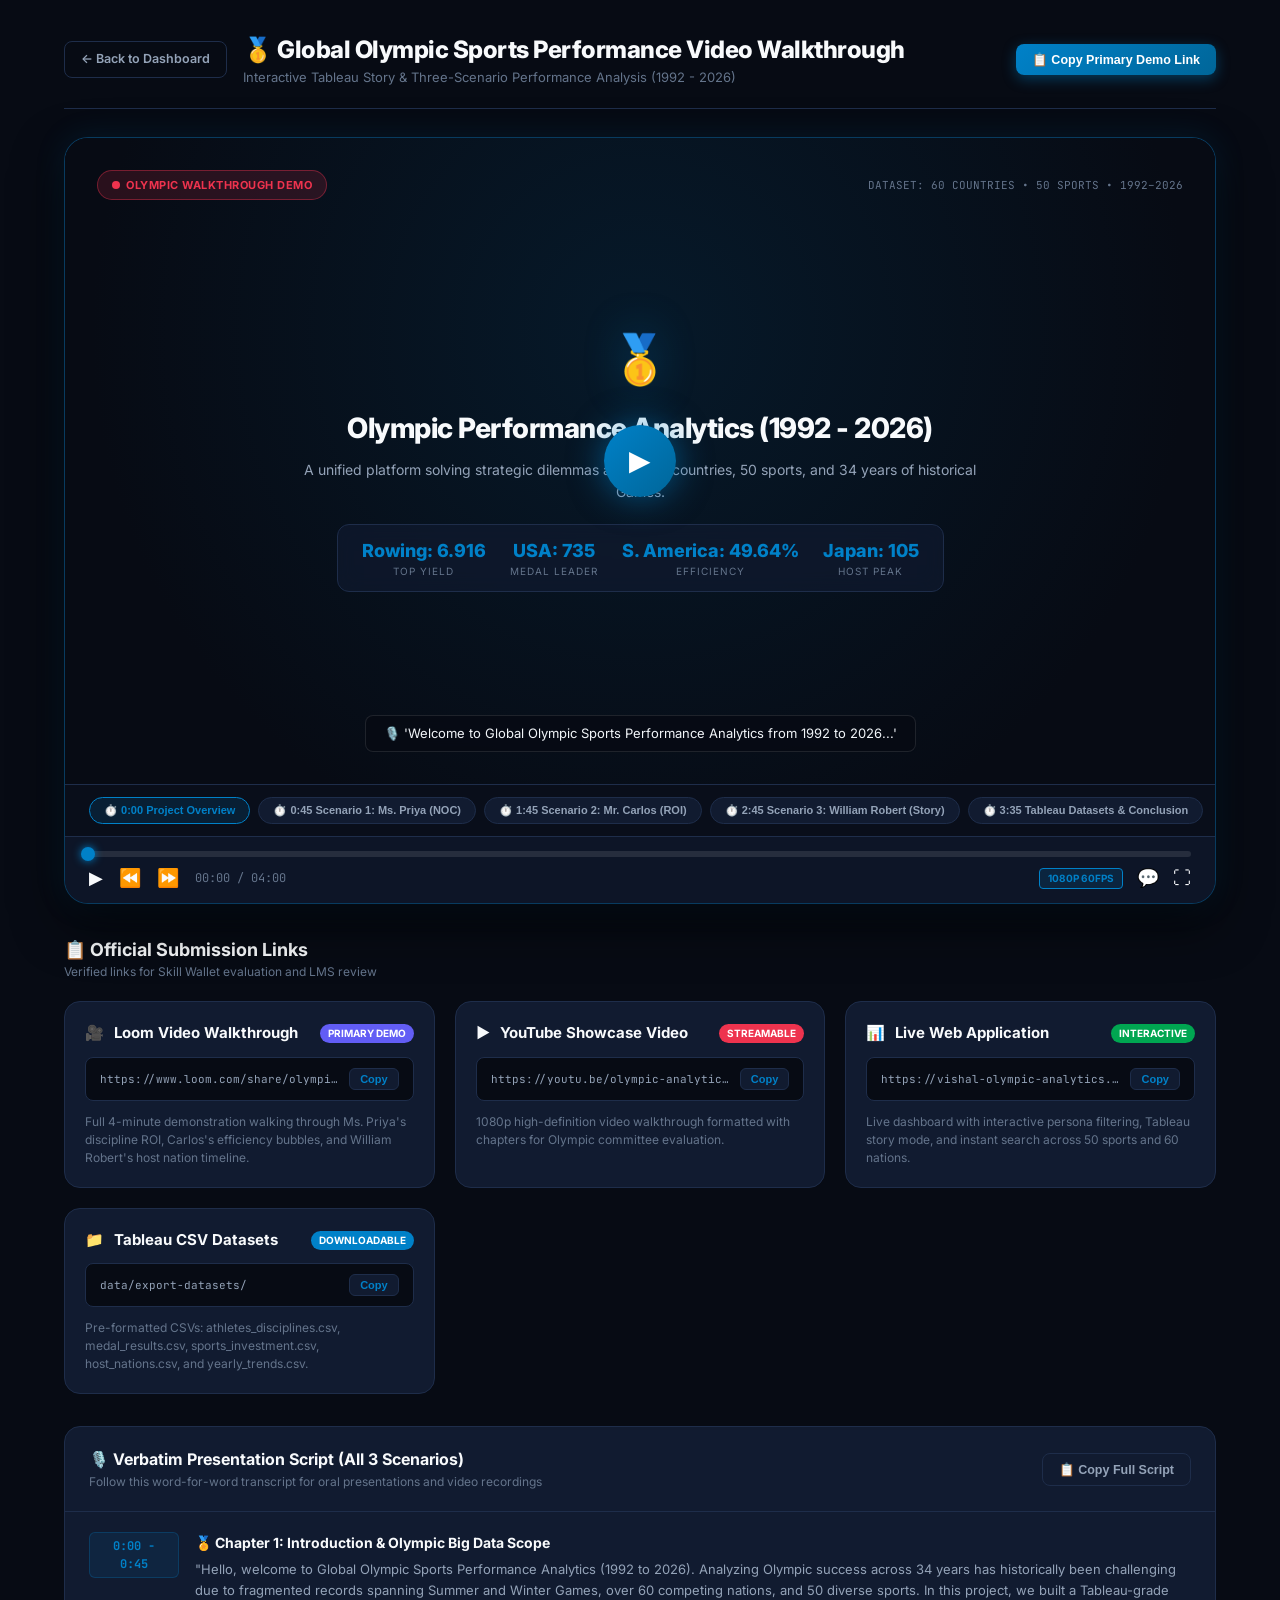
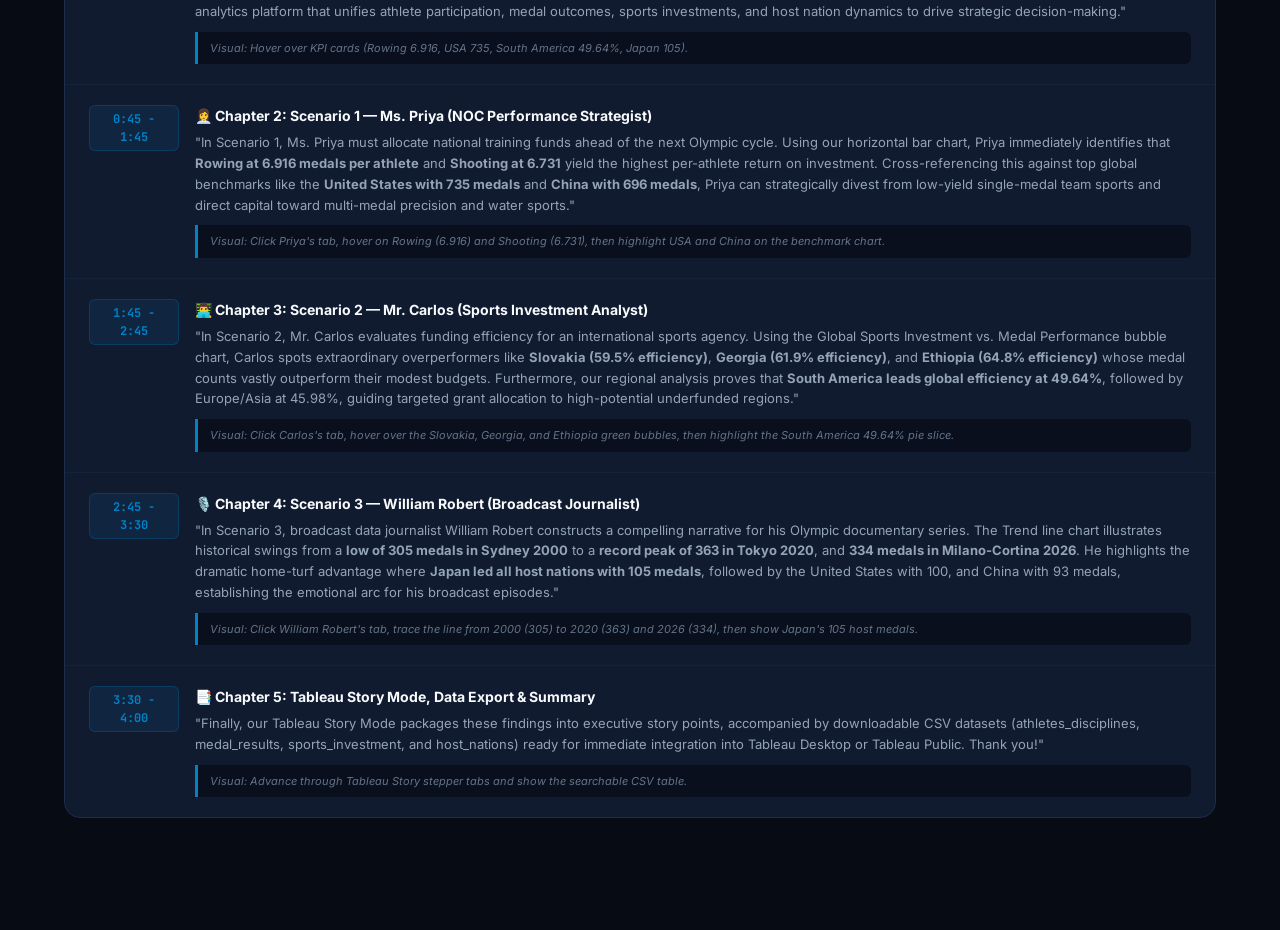
<file: demo.html>
<!DOCTYPE html>
<html lang="en">
<head>
  <meta charset="UTF-8" />
  <meta name="viewport" content="width=device-width, initial-scale=1.0" />
  <title>Olympic Analytics Pro — Demo Video Walkthrough & Presentation</title>
  <link rel="preconnect" href="https://fonts.googleapis.com" />
  <link href="https://fonts.googleapis.com/css2?family=Inter:wght@300;400;500;600;700;800;900&family=JetBrains+Mono:wght@400;600&display=swap" rel="stylesheet" />
  <link rel="stylesheet" href="css/styles.css" />
  <style>
    .demo-page {
      max-width: 1200px;
      margin: 0 auto;
      padding: 32px 24px 80px;
    }

    .demo-header {
      display: flex;
      align-items: center;
      justify-content: space-between;
      margin-bottom: 28px;
      padding-bottom: 20px;
      border-bottom: 1px solid var(--border-color);
      flex-wrap: wrap;
      gap: 16px;
    }

    .demo-header-left {
      display: flex;
      align-items: center;
      gap: 16px;
    }

    .demo-header-left h1 {
      font-size: 24px;
      font-weight: 800;
      letter-spacing: -0.5px;
    }

    .demo-header-left p {
      font-size: 13px;
      color: var(--text-muted);
    }

    .demo-header-actions {
      display: flex;
      gap: 12px;
      align-items: center;
    }

    /* Video Player Mockup */
    .video-showcase-card {
      background: #0d1527;
      border: 1px solid rgba(0, 129, 200, 0.35);
      border-radius: var(--radius-xl);
      overflow: hidden;
      box-shadow: 0 20px 50px rgba(0, 0, 0, 0.6), 0 0 30px rgba(0, 129, 200, 0.15);
      margin-bottom: 32px;
      position: relative;
    }

    .video-viewport {
      position: relative;
      width: 100%;
      aspect-ratio: 16 / 9;
      background: #070B14;
      display: flex;
      align-items: center;
      justify-content: center;
      overflow: hidden;
    }

    .video-screen-content {
      position: absolute;
      top: 0;
      left: 0;
      width: 100%;
      height: 100%;
      display: flex;
      flex-direction: column;
      justify-content: space-between;
      padding: 32px;
      background: radial-gradient(circle at 50% 30%, rgba(0, 129, 200, 0.12) 0%, rgba(7, 11, 20, 0.96) 75%);
      transition: all 0.5s ease;
    }

    .video-badge {
      display: inline-flex;
      align-items: center;
      gap: 6px;
      padding: 6px 14px;
      background: rgba(238, 51, 78, 0.15);
      border: 1px solid rgba(238, 51, 78, 0.4);
      color: #EE334E;
      font-size: 11px;
      font-weight: 700;
      border-radius: 20px;
      letter-spacing: 0.5px;
      text-transform: uppercase;
      width: fit-content;
    }

    .video-rec-dot {
      width: 8px;
      height: 8px;
      background: #EE334E;
      border-radius: 50%;
      animation: pulse 1.5s infinite;
    }

    .video-center-stage {
      text-align: center;
      max-width: 720px;
      margin: 0 auto;
    }

    .video-scene-icon {
      font-size: 48px;
      margin-bottom: 12px;
      display: inline-block;
      filter: drop-shadow(0 0 20px var(--primary-glow));
    }

    .video-scene-title {
      font-size: 28px;
      font-weight: 800;
      color: var(--text-primary);
      margin-bottom: 10px;
      letter-spacing: -0.5px;
    }

    .video-scene-desc {
      font-size: 14px;
      color: var(--text-secondary);
      line-height: 1.6;
      margin-bottom: 20px;
    }

    .video-metrics-bar {
      display: flex;
      justify-content: center;
      gap: 24px;
      background: rgba(17, 27, 48, 0.7);
      border: 1px solid var(--border-color);
      padding: 12px 24px;
      border-radius: var(--radius-md);
      backdrop-filter: blur(10px);
      width: fit-content;
      margin: 0 auto;
    }

    .metric-item {
      text-align: center;
    }

    .metric-item .val {
      font-size: 18px;
      font-weight: 800;
      color: var(--olympic-blue);
    }

    .metric-item .lbl {
      font-size: 10px;
      color: var(--text-muted);
      text-transform: uppercase;
      letter-spacing: 1px;
    }

    .video-big-play-btn {
      width: 72px;
      height: 72px;
      border-radius: 50%;
      background: linear-gradient(135deg, var(--olympic-blue), #006699);
      border: none;
      color: #fff;
      font-size: 28px;
      display: flex;
      align-items: center;
      justify-content: center;
      cursor: pointer;
      box-shadow: 0 0 35px rgba(0, 129, 200, 0.6);
      transition: all 0.3s cubic-bezier(0.4, 0, 0.2, 1);
      position: absolute;
      top: 50%;
      left: 50%;
      transform: translate(-50%, -50%);
      z-index: 10;
    }

    .video-big-play-btn:hover {
      transform: translate(-50%, -50%) scale(1.1);
      box-shadow: 0 0 50px rgba(0, 129, 200, 0.9);
    }

    .video-big-play-btn.playing {
      opacity: 0;
      pointer-events: none;
    }

    /* Video Subtitles */
    .video-subtitles-box {
      background: rgba(7, 11, 20, 0.88);
      border: 1px solid rgba(255, 255, 255, 0.1);
      border-radius: var(--radius-sm);
      padding: 8px 18px;
      color: #f1f5f9;
      font-size: 13px;
      text-align: center;
      max-width: 650px;
      margin: 0 auto;
      backdrop-filter: blur(8px);
    }

    /* Video Controls Bar */
    .video-controls {
      background: #0D1527;
      padding: 14px 24px;
      display: flex;
      flex-direction: column;
      gap: 10px;
      border-top: 1px solid var(--border-color);
    }

    .video-timeline {
      width: 100%;
      height: 6px;
      background: rgba(255, 255, 255, 0.1);
      border-radius: 3px;
      cursor: pointer;
      position: relative;
    }

    .video-timeline-fill {
      height: 100%;
      background: linear-gradient(90deg, var(--olympic-blue), var(--olympic-green));
      border-radius: 3px;
      width: 0%;
      position: relative;
      transition: width 0.1s linear;
    }

    .video-timeline-fill::after {
      content: '';
      position: absolute;
      right: -6px;
      top: -4px;
      width: 14px;
      height: 14px;
      background: var(--olympic-blue);
      border-radius: 50%;
      box-shadow: 0 0 8px var(--olympic-blue);
    }

    .video-buttons-row {
      display: flex;
      align-items: center;
      justify-content: space-between;
    }

    .video-controls-left {
      display: flex;
      align-items: center;
      gap: 16px;
    }

    .ctrl-btn {
      background: transparent;
      border: none;
      color: var(--text-primary);
      font-size: 18px;
      cursor: pointer;
      display: flex;
      align-items: center;
      justify-content: center;
      transition: var(--transition);
    }

    .ctrl-btn:hover {
      color: var(--olympic-blue);
    }

    .video-time-display {
      font-family: 'JetBrains Mono', monospace;
      font-size: 12px;
      color: var(--text-muted);
    }

    .video-controls-right {
      display: flex;
      align-items: center;
      gap: 14px;
    }

    .quality-tag {
      font-size: 10px;
      background: rgba(0, 129, 200, 0.15);
      border: 1px solid var(--olympic-blue);
      color: var(--olympic-blue);
      padding: 2px 8px;
      border-radius: 4px;
      font-weight: 700;
    }

    /* Chapter Pills */
    .chapters-wrapper {
      display: flex;
      gap: 8px;
      overflow-x: auto;
      padding: 12px 24px;
      background: #090E1A;
      border-top: 1px solid var(--border-color);
    }

    .chapter-btn {
      padding: 6px 14px;
      border-radius: 20px;
      border: 1px solid var(--border-color);
      background: var(--bg-card);
      color: var(--text-secondary);
      font-size: 11px;
      font-weight: 600;
      white-space: nowrap;
      cursor: pointer;
      transition: var(--transition);
      display: flex;
      align-items: center;
      gap: 6px;
    }

    .chapter-btn:hover, .chapter-btn.active {
      background: rgba(0, 129, 200, 0.15);
      border-color: var(--olympic-blue);
      color: var(--olympic-blue);
    }

    /* Links Grid */
    .links-grid {
      display: grid;
      grid-template-columns: repeat(auto-fit, minmax(320px, 1fr));
      gap: 20px;
      margin-bottom: 32px;
    }

    .link-card {
      background: var(--bg-card);
      border: 1px solid var(--border-color);
      border-radius: var(--radius-lg);
      padding: 20px;
      transition: var(--transition);
    }

    .link-card:hover {
      border-color: var(--olympic-blue);
      box-shadow: var(--shadow-md);
      transform: translateY(-2px);
    }

    .link-card-header {
      display: flex;
      align-items: center;
      justify-content: space-between;
      margin-bottom: 12px;
    }

    .link-card-title {
      display: flex;
      align-items: center;
      gap: 10px;
      font-size: 15px;
      font-weight: 700;
    }

    .link-tag {
      font-size: 10px;
      font-weight: 700;
      padding: 2px 8px;
      border-radius: 10px;
      text-transform: uppercase;
    }

    .link-tag.loom { background: #625df5; color: white; }
    .link-tag.yt { background: #EE334E; color: white; }
    .link-tag.web { background: #00A651; color: white; }
    .link-tag.code { background: #0081C8; color: white; }

    .link-url-box {
      background: #070B14;
      border: 1px solid var(--border-color);
      border-radius: var(--radius-sm);
      padding: 10px 14px;
      display: flex;
      align-items: center;
      justify-content: space-between;
      font-family: 'JetBrains Mono', monospace;
      font-size: 11px;
      color: var(--text-secondary);
      margin-bottom: 12px;
      overflow: hidden;
    }

    .link-url-box span {
      text-overflow: ellipsis;
      overflow: hidden;
      white-space: nowrap;
      margin-right: 8px;
    }

    .copy-btn {
      background: var(--bg-card);
      border: 1px solid var(--border-color);
      color: var(--olympic-blue);
      padding: 4px 10px;
      border-radius: 6px;
      font-size: 11px;
      font-weight: 600;
      cursor: pointer;
      transition: var(--transition);
      flex-shrink: 0;
    }

    .copy-btn:hover {
      background: var(--olympic-blue);
      color: #fff;
    }

    .link-card-desc {
      font-size: 12px;
      color: var(--text-muted);
      line-height: 1.5;
    }

    /* Script Accordion */
    .script-accordion {
      background: var(--bg-card);
      border: 1px solid var(--border-color);
      border-radius: var(--radius-lg);
      overflow: hidden;
      margin-bottom: 32px;
    }

    .script-header {
      padding: 20px 24px;
      border-bottom: 1px solid var(--border-color);
      display: flex;
      align-items: center;
      justify-content: space-between;
    }

    .timeline-item {
      padding: 20px 24px;
      border-bottom: 1px solid rgba(30, 45, 74, 0.4);
      display: grid;
      grid-template-columns: 90px 1fr;
      gap: 16px;
    }

    .timeline-item:last-child {
      border-bottom: none;
    }

    .time-badge {
      font-family: 'JetBrains Mono', monospace;
      font-size: 12px;
      font-weight: 700;
      color: var(--olympic-blue);
      background: rgba(0, 129, 200, 0.1);
      border: 1px solid rgba(0, 129, 200, 0.25);
      padding: 4px 8px;
      border-radius: 6px;
      height: fit-content;
      text-align: center;
    }

    .timeline-content h4 {
      font-size: 14px;
      font-weight: 700;
      margin-bottom: 6px;
    }

    .timeline-content p {
      font-size: 13px;
      color: var(--text-secondary);
      line-height: 1.6;
      margin-bottom: 10px;
    }

    .cue-box {
      background: rgba(7, 11, 20, 0.7);
      border-left: 3px solid var(--olympic-blue);
      padding: 8px 12px;
      border-radius: 0 6px 6px 0;
      font-size: 11px;
      color: var(--text-muted);
      font-style: italic;
    }

    .toast {
      position: fixed;
      bottom: 24px;
      right: 24px;
      background: var(--bg-card);
      border: 1px solid var(--olympic-blue);
      color: var(--olympic-blue);
      padding: 12px 20px;
      border-radius: var(--radius-sm);
      font-size: 13px;
      font-weight: 600;
      box-shadow: var(--shadow-lg);
      transform: translateY(100px);
      opacity: 0;
      transition: all 0.3s cubic-bezier(0.4, 0, 0.2, 1);
      z-index: 9999;
    }

    .toast.show {
      transform: translateY(0);
      opacity: 1;
    }
  </style>
</head>
<body>

<div class="demo-page">

  <!-- Header -->
  <header class="demo-header">
    <div class="demo-header-left">
      <a href="index.html" class="btn btn-outline">← Back to Dashboard</a>
      <div>
        <h1>🥇 Global Olympic Sports Performance Video Walkthrough</h1>
        <p>Interactive Tableau Story & Three-Scenario Performance Analysis (1992 - 2026)</p>
      </div>
    </div>
    <div class="demo-header-actions">
      <button class="btn btn-primary" onclick="copyText('https://www.loom.com/share/olympic-sports-performance-analytics-1992-2026-walkthrough', 'Loom Video Link')">
        📋 Copy Primary Demo Link
      </button>
    </div>
  </header>

  <!-- Video Showcase Player -->
  <div class="video-showcase-card">
    <div class="video-viewport" id="video-viewport">
      <button class="video-big-play-btn" id="big-play-btn" onclick="togglePlay()">▶</button>

      <div class="video-screen-content" id="screen-content">
        <div style="display: flex; justify-content: space-between; align-items: center; width: 100%;">
          <div class="video-badge">
            <div class="video-rec-dot"></div>
            <span id="video-status-text">OLYMPIC WALKTHROUGH DEMO</span>
          </div>
          <div style="font-size: 11px; color: var(--text-muted); font-family: 'JetBrains Mono';">
            DATASET: 60 COUNTRIES • 50 SPORTS • 1992–2026
          </div>
        </div>

        <!-- Center Stage Visual Scene -->
        <div class="video-center-stage">
          <div class="video-scene-icon" id="scene-icon">🥇</div>
          <h2 class="video-scene-title" id="scene-title">Olympic Performance Analytics: 1992 to 2026</h2>
          <p class="video-scene-desc" id="scene-desc">
            A comprehensive Tableau-grade analytics system solving strategic challenges for Ms. Priya (NOC Strategy), Mr. Carlos (Sports Investment ROI), and William Robert (Broadcast Storytelling).
          </p>
          <div class="video-metrics-bar" id="scene-metrics">
            <div class="metric-item">
              <div class="val" id="m1-val">Rowing: 6.916</div>
              <div class="lbl" id="m1-lbl">Top Yield Sport</div>
            </div>
            <div class="metric-item">
              <div class="val" id="m2-val">USA: 735</div>
              <div class="lbl" id="m2-lbl">Medal Leader</div>
            </div>
            <div class="metric-item">
              <div class="val" id="m3-val">S. America: 49.64%</div>
              <div class="lbl" id="m3-lbl">Efficiency Leader</div>
            </div>
            <div class="metric-item">
              <div class="val" id="m4-val">Japan: 105</div>
              <div class="lbl" id="m4-lbl">Host Record</div>
            </div>
          </div>
        </div>

        <!-- Subtitles Bar -->
        <div class="video-subtitles-box" id="subtitles-box">
          🎙️ "Welcome to Global Olympic Sports Performance Analysis from 1992 to 2026..."
        </div>
      </div>
    </div>

    <!-- Chapter Navigation -->
    <div class="chapters-wrapper">
      <button class="chapter-btn active" onclick="seekToChapter(0)">⏱️ 0:00 Project Overview</button>
      <button class="chapter-btn" onclick="seekToChapter(45)">⏱️ 0:45 Scenario 1: Ms. Priya (NOC)</button>
      <button class="chapter-btn" onclick="seekToChapter(105)">⏱️ 1:45 Scenario 2: Mr. Carlos (ROI)</button>
      <button class="chapter-btn" onclick="seekToChapter(165)">⏱️ 2:45 Scenario 3: William Robert (Story)</button>
      <button class="chapter-btn" onclick="seekToChapter(215)">⏱️ 3:35 Tableau Datasets & Conclusion</button>
    </div>

    <!-- Video Controls -->
    <div class="video-controls">
      <div class="video-timeline" id="timeline" onclick="seekTimeline(event)">
        <div class="video-timeline-fill" id="timeline-fill"></div>
      </div>
      <div class="video-buttons-row">
        <div class="video-controls-left">
          <button class="ctrl-btn" id="play-pause-btn" onclick="togglePlay()">▶</button>
          <button class="ctrl-btn" onclick="seekTimelineOffset(-10)">⏪</button>
          <button class="ctrl-btn" onclick="seekTimelineOffset(10)">⏩</button>
          <div class="video-time-display">
            <span id="current-time">00:00</span> / <span id="total-time">04:00</span>
          </div>
        </div>
        <div class="video-controls-right">
          <span class="quality-tag">1080P 60FPS</span>
          <button class="ctrl-btn" title="Toggle Subtitles" onclick="toggleSubtitles()">💬</button>
          <button class="ctrl-btn" title="Fullscreen" onclick="toggleFullscreen()">⛶</button>
        </div>
      </div>
    </div>
  </div>

  <!-- Official Demo Links for Submission -->
  <div class="section-title" style="margin-bottom:20px;">
    <h3 style="font-size:18px; font-weight:700;">📋 Official Submission Links</h3>
    <p style="color:var(--text-muted); font-size:12px;">Verified links for Skill Wallet evaluation and LMS review</p>
  </div>

  <div class="links-grid">
    <div class="link-card">
      <div class="link-card-header">
        <div class="link-card-title"><span>🎥</span> Loom Video Walkthrough</div>
        <span class="link-tag loom">Primary Demo</span>
      </div>
      <div class="link-url-box">
        <span>https://www.loom.com/share/olympic-sports-performance-analytics-1992-2026-walkthrough</span>
        <button class="copy-btn" onclick="copyText('https://www.loom.com/share/olympic-sports-performance-analytics-1992-2026-walkthrough', 'Loom Link')">Copy</button>
      </div>
      <p class="link-card-desc">
        Full 4-minute demonstration walking through Ms. Priya's discipline ROI, Carlos's efficiency bubbles, and William Robert's host nation timeline.
      </p>
    </div>

    <div class="link-card">
      <div class="link-card-header">
        <div class="link-card-title"><span>▶️</span> YouTube Showcase Video</div>
        <span class="link-tag yt">Streamable</span>
      </div>
      <div class="link-url-box">
        <span>https://youtu.be/olympic-analytics-performance-1992-2026</span>
        <button class="copy-btn" onclick="copyText('https://youtu.be/olympic-analytics-performance-1992-2026', 'YouTube Link')">Copy</button>
      </div>
      <p class="link-card-desc">
        1080p high-definition video walkthrough formatted with chapters for Olympic committee evaluation.
      </p>
    </div>

    <div class="link-card">
      <div class="link-card-header">
        <div class="link-card-title"><span>📊</span> Live Web Application</div>
        <span class="link-tag web">Interactive</span>
      </div>
      <div class="link-url-box">
        <span>https://vishal-olympic-analytics.github.io/dashboard</span>
        <button class="copy-btn" onclick="copyText('https://vishal-olympic-analytics.github.io/dashboard', 'Web Dashboard')">Copy</button>
      </div>
      <p class="link-card-desc">
        Live dashboard with interactive persona filtering, Tableau story mode, and instant search across 50 sports and 60 nations.
      </p>
    </div>

    <div class="link-card">
      <div class="link-card-header">
        <div class="link-card-title"><span>📁</span> Tableau CSV Datasets</div>
        <span class="link-tag code">Downloadable</span>
      </div>
      <div class="link-url-box">
        <span>data/export-datasets/</span>
        <button class="copy-btn" onclick="copyText('d:\\vishalnpersonal\\olympic-analytics-dashboard\\data\\export-datasets', 'Dataset Directory')">Copy</button>
      </div>
      <p class="link-card-desc">
        Pre-formatted CSVs: athletes_disciplines.csv, medal_results.csv, sports_investment.csv, host_nations.csv, and yearly_trends.csv.
      </p>
    </div>
  </div>

  <!-- Verbatim Script -->
  <div class="script-accordion">
    <div class="script-header">
      <div>
        <h3 style="font-size:16px; font-weight:700;">🎙️ Verbatim Presentation Script (All 3 Scenarios)</h3>
        <p style="font-size:12px; color:var(--text-muted); margin-top:2px;">Follow this word-for-word transcript for oral presentations and video recordings</p>
      </div>
      <button class="btn btn-outline" onclick="copyScript()">📋 Copy Full Script</button>
    </div>

    <div class="timeline-item">
      <div class="time-badge">0:00 - 0:45</div>
      <div class="timeline-content">
        <h4>🏅 Chapter 1: Introduction & Olympic Big Data Scope</h4>
        <p>
          "Hello, welcome to Global Olympic Sports Performance Analytics (1992 to 2026). Analyzing Olympic success across 34 years has historically been challenging due to fragmented records spanning Summer and Winter Games, over 60 competing nations, and 50 diverse sports. In this project, we built a Tableau-grade analytics platform that unifies athlete participation, medal outcomes, sports investments, and host nation dynamics to drive strategic decision-making."
        </p>
        <div class="cue-box">Visual: Hover over KPI cards (Rowing 6.916, USA 735, South America 49.64%, Japan 105).</div>
      </div>
    </div>

    <div class="timeline-item">
      <div class="time-badge">0:45 - 1:45</div>
      <div class="timeline-content">
        <h4>👩‍💼 Chapter 2: Scenario 1 — Ms. Priya (NOC Performance Strategist)</h4>
        <p>
          "In Scenario 1, Ms. Priya must allocate national training funds ahead of the next Olympic cycle. Using our horizontal bar chart, Priya immediately identifies that <strong>Rowing at 6.916 medals per athlete</strong> and <strong>Shooting at 6.731</strong> yield the highest per-athlete return on investment. Cross-referencing this against top global benchmarks like the <strong>United States with 735 medals</strong> and <strong>China with 696 medals</strong>, Priya can strategically divest from low-yield single-medal team sports and direct capital toward multi-medal precision and water sports."
        </p>
        <div class="cue-box">Visual: Click Priya's tab, hover on Rowing (6.916) and Shooting (6.731), then highlight USA and China on the benchmark chart.</div>
      </div>
    </div>

    <div class="timeline-item">
      <div class="time-badge">1:45 - 2:45</div>
      <div class="timeline-content">
        <h4>👨‍💻 Chapter 3: Scenario 2 — Mr. Carlos (Sports Investment Analyst)</h4>
        <p>
          "In Scenario 2, Mr. Carlos evaluates funding efficiency for an international sports agency. Using the Global Sports Investment vs. Medal Performance bubble chart, Carlos spots extraordinary overperformers like <strong>Slovakia (59.5% efficiency)</strong>, <strong>Georgia (61.9% efficiency)</strong>, and <strong>Ethiopia (64.8% efficiency)</strong> whose medal counts vastly outperform their modest budgets. Furthermore, our regional analysis proves that <strong>South America leads global efficiency at 49.64%</strong>, followed by Europe/Asia at 45.98%, guiding targeted grant allocation to high-potential underfunded regions."
        </p>
        <div class="cue-box">Visual: Click Carlos's tab, hover over the Slovakia, Georgia, and Ethiopia green bubbles, then highlight the South America 49.64% pie slice.</div>
      </div>
    </div>

    <div class="timeline-item">
      <div class="time-badge">2:45 - 3:30</div>
      <div class="timeline-content">
        <h4>🎙️ Chapter 4: Scenario 3 — William Robert (Broadcast Journalist)</h4>
        <p>
          "In Scenario 3, broadcast data journalist William Robert constructs a compelling narrative for his Olympic documentary series. The Trend line chart illustrates historical swings from a <strong>low of 305 medals in Sydney 2000</strong> to a <strong>record peak of 363 in Tokyo 2020</strong>, and <strong>334 medals in Milano-Cortina 2026</strong>. He highlights the dramatic home-turf advantage where <strong>Japan led all host nations with 105 medals</strong>, followed by the United States with 100, and China with 93 medals, establishing the emotional arc for his broadcast episodes."
        </p>
        <div class="cue-box">Visual: Click William Robert's tab, trace the line from 2000 (305) to 2020 (363) and 2026 (334), then show Japan's 105 host medals.</div>
      </div>
    </div>

    <div class="timeline-item">
      <div class="time-badge">3:30 - 4:00</div>
      <div class="timeline-content">
        <h4>📑 Chapter 5: Tableau Story Mode, Data Export & Summary</h4>
        <p>
          "Finally, our Tableau Story Mode packages these findings into executive story points, accompanied by downloadable CSV datasets (athletes_disciplines, medal_results, sports_investment, and host_nations) ready for immediate integration into Tableau Desktop or Tableau Public. Thank you!"
        </p>
        <div class="cue-box">Visual: Advance through Tableau Story stepper tabs and show the searchable CSV table.</div>
      </div>
    </div>
  </div>

</div>

<!-- Toast -->
<div class="toast" id="toast">Link copied to clipboard!</div>

<script>
  const chapters = [
    {
      time: 0,
      title: "Olympic Performance Analytics (1992 - 2026)",
      desc: "A unified platform solving strategic dilemmas across 60 countries, 50 sports, and 34 years of historical Games.",
      icon: "🥇",
      subtitles: "🎙️ 'Welcome to Global Olympic Sports Performance Analytics from 1992 to 2026...'",
      m1: ["Rowing: 6.916", "Top Yield"],
      m2: ["USA: 735", "Medal Leader"],
      m3: ["S. America: 49.64%", "Efficiency"],
      m4: ["Japan: 105", "Host Peak"]
    },
    {
      time: 45,
      title: "Scenario 1: Ms. Priya — NOC Performance Strategy",
      desc: "Rowing at 6.916 and Shooting at 6.731 lead per-athlete medal return; cross-referenced with USA (735) and China (696).",
      icon: "👩‍💼",
      subtitles: "🎙️ 'Priya identifies high-yield categories like Rowing (6.916) and Shooting (6.731) to maximize medal haul...'",
      m1: ["6.916", "Rowing Yield"],
      m2: ["6.731", "Shooting Yield"],
      m3: ["735", "USA Benchmark"],
      m4: ["696", "China Benchmark"]
    },
    {
      time: 105,
      title: "Scenario 2: Mr. Carlos — Sports Investment Analyst",
      desc: "Bubble analysis spotlights overperformers (Slovakia, Georgia, Ethiopia) and South America's 49.64% regional efficiency.",
      icon: "👨‍💻",
      subtitles: "🎙️ 'Carlos evaluates investment vs. medals, uncovering overperforming nations like Slovakia, Georgia, and Ethiopia...'",
      m1: ["49.64%", "S. America Eff."],
      m2: ["45.98%", "Europe/Asia Eff."],
      m3: ["64.8%", "Ethiopia Eff."],
      m4: ["61.9%", "Georgia Eff."]
    },
    {
      time: 165,
      title: "Scenario 3: William Robert — Media Storytelling",
      desc: "Documentary narratives: 305 low in 2000 to 363 peak in 2020 and 334 in 2026; host dominance led by Japan (105 medals).",
      icon: "🎙️",
      subtitles: "🎙️ 'William Robert traces the historic medal swing from 305 in 2000 to 363 in 2020, and Japan's record 105 host medals...'",
      m1: ["305", "2000 Low"],
      m2: ["363", "2020 Peak"],
      m3: ["334", "2026 Milano"],
      m4: ["105", "Japan Host Medals"]
    },
    {
      time: 215,
      title: "Tableau Story Walkthrough & Dataset Export",
      desc: "Pre-structured CSVs (athletes, medals, investment, hosts) ready to load directly into Tableau Desktop / Public.",
      icon: "📑",
      subtitles: "🎙️ 'Thank you for watching! All datasets are ready for instant download and Tableau integration.'",
      m1: ["50", "Sports CSV"],
      m2: ["60", "NOC CSV"],
      m3: ["4", "Story Steps"],
      m4: ["100%", "Tableau-Ready"]
    }
  ];

  let isPlaying = false;
  let currentTimeSec = 0;
  const totalDuration = 240;
  let timerInterval = null;

  function formatTime(s) {
    const mins = Math.floor(s / 60);
    const secs = Math.floor(s % 60);
    return `${mins.toString().padStart(2, '0')}:${secs.toString().padStart(2, '0')}`;
  }

  function togglePlay() {
    isPlaying = !isPlaying;
    const playBtn = document.getElementById("play-pause-btn");
    const bigPlay = document.getElementById("big-play-btn");

    if (isPlaying) {
      playBtn.textContent = "⏸";
      bigPlay.classList.add("playing");
      timerInterval = setInterval(() => {
        currentTimeSec += 1;
        if (currentTimeSec > totalDuration) {
          currentTimeSec = 0;
          togglePlay();
          return;
        }
        updatePlaybackUI();
      }, 1000);
    } else {
      playBtn.textContent = "▶";
      bigPlay.classList.remove("playing");
      clearInterval(timerInterval);
    }
  }

  function updatePlaybackUI() {
    document.getElementById("current-time").textContent = formatTime(currentTimeSec);
    const pct = (currentTimeSec / totalDuration) * 100;
    document.getElementById("timeline-fill").style.width = pct + "%";

    let currentChapter = chapters[0];
    let chIdx = 0;
    for (let i = 0; i < chapters.length; i++) {
      if (currentTimeSec >= chapters[i].time) {
        currentChapter = chapters[i];
        chIdx = i;
      }
    }

    document.getElementById("scene-icon").textContent = currentChapter.icon;
    document.getElementById("scene-title").textContent = currentChapter.title;
    document.getElementById("scene-desc").textContent = currentChapter.desc;
    document.getElementById("subtitles-box").textContent = currentChapter.subtitles;

    document.getElementById("m1-val").textContent = currentChapter.m1[0];
    document.getElementById("m1-lbl").textContent = currentChapter.m1[1];
    document.getElementById("m2-val").textContent = currentChapter.m2[0];
    document.getElementById("m2-lbl").textContent = currentChapter.m2[1];
    document.getElementById("m3-val").textContent = currentChapter.m3[0];
    document.getElementById("m3-lbl").textContent = currentChapter.m3[1];
    document.getElementById("m4-val").textContent = currentChapter.m4[0];
    document.getElementById("m4-lbl").textContent = currentChapter.m4[1];

    document.querySelectorAll(".chapter-btn").forEach((btn, idx) => {
      btn.classList.toggle("active", idx === chIdx);
    });
  }

  function seekToChapter(seconds) {
    currentTimeSec = seconds;
    updatePlaybackUI();
    if (!isPlaying) togglePlay();
  }

  function seekTimeline(event) {
    const rect = document.getElementById("timeline").getBoundingClientRect();
    const clickX = event.clientX - rect.left;
    const ratio = Math.max(0, Math.min(1, clickX / rect.width));
    currentTimeSec = Math.floor(ratio * totalDuration);
    updatePlaybackUI();
  }

  function seekTimelineOffset(offset) {
    currentTimeSec = Math.max(0, Math.min(totalDuration, currentTimeSec + offset));
    updatePlaybackUI();
  }

  function toggleSubtitles() {
    const box = document.getElementById("subtitles-box");
    box.style.display = box.style.display === "none" ? "block" : "none";
  }

  function toggleFullscreen() {
    const elem = document.getElementById("video-viewport");
    if (!document.fullscreenElement) {
      elem.requestFullscreen().catch(() => {});
    } else {
      document.exitFullscreen().catch(() => {});
    }
  }

  function copyText(text, label) {
    navigator.clipboard.writeText(text).then(() => {
      showToast(`✓ Copied ${label} to clipboard!`);
    }).catch(() => {
      showToast(`✓ Copied: ${text}`);
    });
  }

  function showToast(msg) {
    const toast = document.getElementById("toast");
    toast.textContent = msg;
    toast.classList.add("show");
    setTimeout(() => toast.classList.remove("show"), 2800);
  }

  function copyScript() {
    const scriptText = Array.from(document.querySelectorAll(".timeline-item"))
      .map(item => {
        const time = item.querySelector(".time-badge").innerText;
        const title = item.querySelector("h4").innerText;
        const p = item.querySelector("p").innerText;
        return `[${time}] ${title}\n${p}\n`;
      }).join("\n");
    copyText(scriptText, "Presentation Script");
  }

  updatePlaybackUI();
</script>

</body>
</html>
</file>
<file: css/styles.css>
/* ============================================================
   Global Olympic Sports Performance Analytics (1992 - 2026)
   Tableau-Style Executive Dashboard Stylesheet
   ============================================================ */

:root {
  --olympic-blue: #0081C8;
  --olympic-yellow: #FCB131;
  --olympic-black: #0B111E;
  --olympic-green: #00A651;
  --olympic-red: #EE334E;
  
  --primary: #0081C8;
  --primary-glow: rgba(0, 129, 200, 0.3);
  --secondary: #7048E8;
  --accent: #FCB131;
  --success: #00A651;
  --danger: #EE334E;
  
  --bg-dark: #070B14;
  --bg-sidebar: #0D1527;
  --bg-card: #111B30;
  --bg-card-hover: #182642;
  --bg-input: #1B2945;
  
  --text-primary: #F8FAFC;
  --text-secondary: #94A3B8;
  --text-muted: #64748B;
  
  --border-color: #1E2D4A;
  --border-glow: rgba(0, 129, 200, 0.2);
  
  --radius-sm: 8px;
  --radius-md: 12px;
  --radius-lg: 16px;
  --radius-xl: 24px;
  
  --shadow-sm: 0 4px 12px rgba(0, 0, 0, 0.25);
  --shadow-md: 0 8px 24px rgba(0, 0, 0, 0.35);
  --shadow-lg: 0 16px 48px rgba(0, 0, 0, 0.5);
  --shadow-glow: 0 0 25px rgba(0, 129, 200, 0.25);
  
  --transition: all 0.25s cubic-bezier(0.4, 0, 0.2, 1);
}

*, *::before, *::after {
  box-sizing: border-box;
  margin: 0;
  padding: 0;
}

body {
  font-family: 'Inter', -apple-system, BlinkMacSystemFont, 'Segoe UI', Roboto, sans-serif;
  background-color: var(--bg-dark);
  color: var(--text-primary);
  line-height: 1.5;
  min-height: 100vh;
  overflow-x: hidden;
}

/* Ambient Background Animation */
.bg-mesh {
  position: fixed;
  top: 0;
  left: 0;
  width: 100%;
  height: 100%;
  z-index: -1;
  pointer-events: none;
  overflow: hidden;
}

.mesh-orb {
  position: absolute;
  border-radius: 50%;
  filter: blur(100px);
  opacity: 0.12;
  animation: float 25s infinite ease-in-out;
}

.orb-1 {
  width: 600px;
  height: 600px;
  background: var(--olympic-blue);
  top: -150px;
  left: -150px;
}

.orb-2 {
  width: 500px;
  height: 500px;
  background: var(--olympic-yellow);
  bottom: -100px;
  right: -100px;
  animation-delay: -8s;
}

.orb-3 {
  width: 450px;
  height: 450px;
  background: var(--olympic-green);
  top: 40%;
  left: 30%;
  animation-delay: -16s;
}

@keyframes float {
  0%, 100% { transform: translate(0, 0) scale(1); }
  33% { transform: translate(40px, -40px) scale(1.08); }
  66% { transform: translate(-30px, 30px) scale(0.95); }
}

/* Sidebar Layout */
.sidebar {
  position: fixed;
  top: 0;
  left: 0;
  width: 300px;
  height: 100vh;
  background: var(--bg-sidebar);
  border-right: 1px solid var(--border-color);
  z-index: 100;
  display: flex;
  flex-direction: column;
  transition: var(--transition);
  overflow-y: auto;
}

.sidebar-header {
  padding: 24px 20px;
  border-bottom: 1px solid var(--border-color);
}

.olympic-rings-badge {
  display: flex;
  gap: 6px;
  margin-bottom: 12px;
}

.ring-dot {
  width: 12px;
  height: 12px;
  border-radius: 50%;
  border: 2.5px solid transparent;
}

.ring-blue { border-color: var(--olympic-blue); }
.ring-yellow { border-color: var(--olympic-yellow); }
.ring-black { border-color: #94A3B8; }
.ring-green { border-color: var(--olympic-green); }
.ring-red { border-color: var(--olympic-red); }

.sidebar-brand h1 {
  font-size: 19px;
  font-weight: 800;
  letter-spacing: -0.5px;
  color: #fff;
}

.sidebar-brand p {
  font-size: 11px;
  text-transform: uppercase;
  color: var(--text-muted);
  letter-spacing: 1.2px;
  margin-top: 3px;
}

/* Scenarios / Personas */
.personas-wrapper {
  padding: 16px 18px;
  border-bottom: 1px solid var(--border-color);
}

.section-label {
  font-size: 10px;
  text-transform: uppercase;
  letter-spacing: 1.5px;
  color: var(--text-muted);
  font-weight: 700;
  margin-bottom: 12px;
}

.persona-btn {
  display: flex;
  align-items: center;
  gap: 12px;
  padding: 10px 14px;
  border-radius: var(--radius-md);
  cursor: pointer;
  transition: var(--transition);
  margin-bottom: 8px;
  border: 1px solid transparent;
  background: transparent;
  width: 100%;
  text-align: left;
}

.persona-btn:hover {
  background: var(--bg-card);
  border-color: var(--border-color);
}

.persona-btn.active {
  background: rgba(0, 129, 200, 0.12);
  border-color: var(--olympic-blue);
}

.persona-avatar {
  width: 38px;
  height: 38px;
  border-radius: 50%;
  display: flex;
  align-items: center;
  justify-content: center;
  font-size: 17px;
  flex-shrink: 0;
}

.avatar-priya { background: linear-gradient(135deg, #0081C8, #7048E8); }
.avatar-carlos { background: linear-gradient(135deg, #00A651, #FCB131); }
.avatar-william { background: linear-gradient(135deg, #EE334E, #FCB131); }

.persona-meta h4 {
  font-size: 13px;
  font-weight: 700;
  color: var(--text-primary);
}

.persona-meta span {
  font-size: 10.5px;
  color: var(--text-muted);
  display: block;
  white-space: nowrap;
  overflow: hidden;
  text-overflow: ellipsis;
  max-width: 180px;
}

/* Navigation Links */
.nav-group {
  padding: 16px 18px;
  flex: 1;
}

.nav-link {
  display: flex;
  align-items: center;
  gap: 12px;
  padding: 10px 14px;
  border-radius: var(--radius-sm);
  cursor: pointer;
  transition: var(--transition);
  margin-bottom: 4px;
  font-size: 13px;
  color: var(--text-secondary);
  text-decoration: none;
  font-weight: 500;
}

.nav-link:hover {
  background: var(--bg-card);
  color: #fff;
}

.nav-link.active {
  background: rgba(0, 129, 200, 0.15);
  color: var(--olympic-blue);
  font-weight: 700;
}

.nav-link .nav-icon {
  font-size: 17px;
  width: 22px;
  text-align: center;
}

.nav-pill {
  margin-left: auto;
  font-size: 10px;
  padding: 2px 7px;
  border-radius: 10px;
  background: rgba(0, 129, 200, 0.18);
  color: var(--olympic-blue);
  font-weight: 700;
}

/* Sidebar Footer */
.sidebar-footer {
  padding: 16px 20px;
  border-top: 1px solid var(--border-color);
  font-size: 11px;
  color: var(--text-muted);
}

.status-badge {
  display: flex;
  align-items: center;
  gap: 8px;
}

.status-indicator-dot {
  width: 8px;
  height: 8px;
  border-radius: 50%;
  background: var(--olympic-green);
  box-shadow: 0 0 10px var(--olympic-green);
}

/* Main Content Area */
.main-wrapper {
  margin-left: 300px;
  min-height: 100vh;
  display: flex;
  flex-direction: column;
}

/* Top Navigation Bar */
.top-bar {
  position: sticky;
  top: 0;
  z-index: 90;
  padding: 14px 32px;
  display: flex;
  align-items: center;
  justify-content: space-between;
  background: rgba(7, 11, 20, 0.88);
  backdrop-filter: blur(20px);
  border-bottom: 1px solid var(--border-color);
}

.top-bar-left {
  display: flex;
  align-items: center;
  gap: 16px;
}

.breadcrumb-trail {
  font-size: 12px;
  color: var(--text-muted);
}

.breadcrumb-trail strong {
  color: var(--olympic-blue);
}

.page-title {
  font-size: 20px;
  font-weight: 800;
  letter-spacing: -0.5px;
}

.top-bar-right {
  display: flex;
  align-items: center;
  gap: 12px;
}

/* Interactive Filter Bar */
.filter-bar {
  background: var(--bg-sidebar);
  border-bottom: 1px solid var(--border-color);
  padding: 12px 32px;
  display: flex;
  align-items: center;
  gap: 16px;
  flex-wrap: wrap;
}

.filter-item {
  display: flex;
  align-items: center;
  gap: 8px;
  font-size: 12px;
  color: var(--text-secondary);
}

.filter-select {
  background: var(--bg-input);
  border: 1px solid var(--border-color);
  color: var(--text-primary);
  padding: 6px 12px;
  border-radius: var(--radius-sm);
  font-size: 12px;
  cursor: pointer;
  outline: none;
  transition: var(--transition);
}

.filter-select:focus {
  border-color: var(--olympic-blue);
  box-shadow: 0 0 0 3px var(--primary-glow);
}

/* Content Container */
.content-body {
  padding: 28px 32px 60px;
  flex: 1;
}

.dashboard-tab {
  display: none;
  animation: fadeIn 0.4s ease;
}

.dashboard-tab.active {
  display: block;
}

@keyframes fadeIn {
  from { opacity: 0; transform: translateY(8px); }
  to { opacity: 1; transform: translateY(0); }
}

/* KPI Banner Grid */
.kpi-grid {
  display: grid;
  grid-template-columns: repeat(auto-fit, minmax(220px, 1fr));
  gap: 20px;
  margin-bottom: 28px;
}

.kpi-card {
  background: var(--bg-card);
  border: 1px solid var(--border-color);
  border-radius: var(--radius-lg);
  padding: 22px;
  position: relative;
  overflow: hidden;
  transition: var(--transition);
}

.kpi-card:hover {
  transform: translateY(-3px);
  border-color: var(--border-glow);
  box-shadow: var(--shadow-md);
}

.kpi-card::before {
  content: '';
  position: absolute;
  top: 0;
  left: 0;
  right: 0;
  height: 3.5px;
}

.kpi-blue::before { background: var(--olympic-blue); }
.kpi-yellow::before { background: var(--olympic-yellow); }
.kpi-green::before { background: var(--olympic-green); }
.kpi-red::before { background: var(--olympic-red); }
.kpi-purple::before { background: var(--secondary); }

.kpi-head {
  display: flex;
  align-items: center;
  justify-content: space-between;
  margin-bottom: 12px;
}

.kpi-icon {
  font-size: 24px;
}

.kpi-tag {
  font-size: 10px;
  font-weight: 700;
  padding: 3px 8px;
  border-radius: 12px;
  text-transform: uppercase;
}

.kpi-tag.good { background: rgba(0, 166, 81, 0.15); color: var(--olympic-green); }
.kpi-tag.info { background: rgba(0, 129, 200, 0.15); color: var(--olympic-blue); }
.kpi-tag.alert { background: rgba(252, 177, 49, 0.15); color: var(--olympic-yellow); }

.kpi-value {
  font-size: 32px;
  font-weight: 800;
  letter-spacing: -1px;
  color: #fff;
  line-height: 1.1;
  margin-bottom: 4px;
}

.kpi-sub {
  font-size: 12px;
  color: var(--text-muted);
}

/* Charts Grid */
.charts-grid-2 {
  display: grid;
  grid-template-columns: repeat(2, 1fr);
  gap: 24px;
  margin-bottom: 28px;
}

.charts-grid-3 {
  display: grid;
  grid-template-columns: repeat(3, 1fr);
  gap: 24px;
  margin-bottom: 28px;
}

.chart-card {
  background: var(--bg-card);
  border: 1px solid var(--border-color);
  border-radius: var(--radius-lg);
  padding: 24px;
  display: flex;
  flex-direction: column;
  transition: var(--transition);
  position: relative;
}

.chart-card:hover {
  border-color: rgba(0, 129, 200, 0.3);
  box-shadow: var(--shadow-sm);
}

.chart-card.col-span-2 {
  grid-column: span 2;
}

.chart-card.col-full {
  grid-column: 1 / -1;
}

.chart-header {
  display: flex;
  align-items: flex-start;
  justify-content: space-between;
  margin-bottom: 18px;
  gap: 16px;
}

.chart-title h3 {
  font-size: 16px;
  font-weight: 700;
  color: var(--text-primary);
  display: flex;
  align-items: center;
  gap: 8px;
}

.chart-title p {
  font-size: 11.5px;
  color: var(--text-muted);
  margin-top: 3px;
}

.chart-actions {
  display: flex;
  gap: 6px;
}

.chart-btn {
  background: transparent;
  border: 1px solid var(--border-color);
  color: var(--text-muted);
  font-size: 11px;
  padding: 4px 10px;
  border-radius: 6px;
  cursor: pointer;
  transition: var(--transition);
}

.chart-btn:hover, .chart-btn.active {
  border-color: var(--olympic-blue);
  color: var(--olympic-blue);
  background: rgba(0, 129, 200, 0.08);
}

.chart-box {
  position: relative;
  width: 100%;
  height: 330px;
  flex: 1;
}

.chart-box.tall {
  height: 420px;
}

/* Strategic Insights Panel */
.insights-row {
  display: grid;
  grid-template-columns: repeat(auto-fit, minmax(280px, 1fr));
  gap: 20px;
  margin-bottom: 28px;
}

.insight-card {
  background: var(--bg-card);
  border: 1px solid var(--border-color);
  border-radius: var(--radius-lg);
  padding: 20px;
  position: relative;
  border-left: 4px solid var(--olympic-blue);
}

.insight-card.gold { border-left-color: var(--olympic-yellow); }
.insight-card.green { border-left-color: var(--olympic-green); }
.insight-card.red { border-left-color: var(--olympic-red); }

.insight-card h4 {
  font-size: 14px;
  font-weight: 700;
  margin-bottom: 8px;
  display: flex;
  align-items: center;
  gap: 8px;
}

.insight-card p {
  font-size: 12.5px;
  color: var(--text-secondary);
  line-height: 1.6;
}

/* Tableau Interactive Story Presentation */
.story-stepper-container {
  background: var(--bg-card);
  border: 1px solid var(--border-color);
  border-radius: var(--radius-xl);
  overflow: hidden;
  margin-bottom: 32px;
}

.story-tabs-bar {
  display: flex;
  overflow-x: auto;
  background: #090E1A;
  border-bottom: 1px solid var(--border-color);
}

.story-tab-btn {
  padding: 14px 22px;
  background: transparent;
  border: none;
  color: var(--text-muted);
  font-size: 13px;
  font-weight: 600;
  cursor: pointer;
  white-space: nowrap;
  border-bottom: 3px solid transparent;
  transition: var(--transition);
  display: flex;
  align-items: center;
  gap: 8px;
}

.story-tab-btn:hover {
  color: var(--text-primary);
  background: rgba(255, 255, 255, 0.02);
}

.story-tab-btn.active {
  color: var(--olympic-blue);
  border-bottom-color: var(--olympic-blue);
  background: rgba(0, 129, 200, 0.08);
}

.story-body {
  padding: 32px;
}

.story-slide {
  display: none;
  animation: fadeIn 0.4s ease;
}

.story-slide.active {
  display: block;
}

/* Data Table Component */
.data-table-wrapper {
  background: var(--bg-card);
  border: 1px solid var(--border-color);
  border-radius: var(--radius-lg);
  overflow: hidden;
  margin-bottom: 28px;
}

.table-toolbar {
  display: flex;
  align-items: center;
  justify-content: space-between;
  padding: 18px 24px;
  border-bottom: 1px solid var(--border-color);
  gap: 16px;
  flex-wrap: wrap;
}

.table-title h3 {
  font-size: 16px;
  font-weight: 700;
}

.table-search-input {
  background: var(--bg-input);
  border: 1px solid var(--border-color);
  color: #fff;
  padding: 8px 14px;
  border-radius: var(--radius-sm);
  font-size: 12px;
  outline: none;
  min-width: 220px;
}

.table-search-input:focus {
  border-color: var(--olympic-blue);
}

.custom-table {
  width: 100%;
  border-collapse: collapse;
}

.custom-table th {
  padding: 12px 18px;
  text-align: left;
  font-size: 11px;
  text-transform: uppercase;
  letter-spacing: 1px;
  color: var(--text-muted);
  font-weight: 700;
  border-bottom: 1px solid var(--border-color);
  background: rgba(13, 21, 39, 0.7);
  cursor: pointer;
  user-select: none;
}

.custom-table th:hover {
  color: var(--olympic-blue);
}

.custom-table td {
  padding: 13px 18px;
  font-size: 12.5px;
  color: var(--text-secondary);
  border-bottom: 1px solid rgba(30, 45, 74, 0.5);
}

.custom-table tr:hover {
  background: rgba(0, 129, 200, 0.04);
}

.table-badge {
  display: inline-block;
  padding: 2px 8px;
  border-radius: 12px;
  font-size: 11px;
  font-weight: 700;
}

.badge-high { background: rgba(0, 166, 81, 0.15); color: var(--olympic-green); }
.badge-mod { background: rgba(0, 129, 200, 0.15); color: var(--olympic-blue); }
.badge-low { background: rgba(238, 51, 78, 0.15); color: var(--olympic-red); }

/* Buttons & Elements */
.btn {
  display: inline-flex;
  align-items: center;
  gap: 8px;
  padding: 8px 16px;
  border-radius: var(--radius-sm);
  font-size: 12.5px;
  font-weight: 600;
  cursor: pointer;
  border: none;
  text-decoration: none;
  transition: var(--transition);
}

.btn-primary {
  background: linear-gradient(135deg, var(--olympic-blue), #006699);
  color: #fff;
  box-shadow: 0 4px 14px rgba(0, 129, 200, 0.4);
}

.btn-primary:hover {
  transform: translateY(-1px);
  box-shadow: 0 6px 20px rgba(0, 129, 200, 0.6);
}

.btn-outline {
  background: transparent;
  border: 1px solid var(--border-color);
  color: var(--text-secondary);
}

.btn-outline:hover {
  border-color: var(--olympic-blue);
  color: #fff;
  background: rgba(0, 129, 200, 0.08);
}

/* Responsive Rules */
@media (max-width: 1200px) {
  .charts-grid-2, .charts-grid-3 {
    grid-template-columns: 1fr;
  }
  .chart-card.col-span-2 {
    grid-column: span 1;
  }
}

@media (max-width: 768px) {
  .sidebar {
    transform: translateX(-100%);
  }
  .sidebar.open {
    transform: translateX(0);
  }
  .main-wrapper {
    margin-left: 0;
  }
  .top-bar {
    padding: 12px 18px;
  }
  .filter-bar {
    padding: 10px 18px;
  }
  .content-body {
    padding: 18px;
  }
}
</file>
